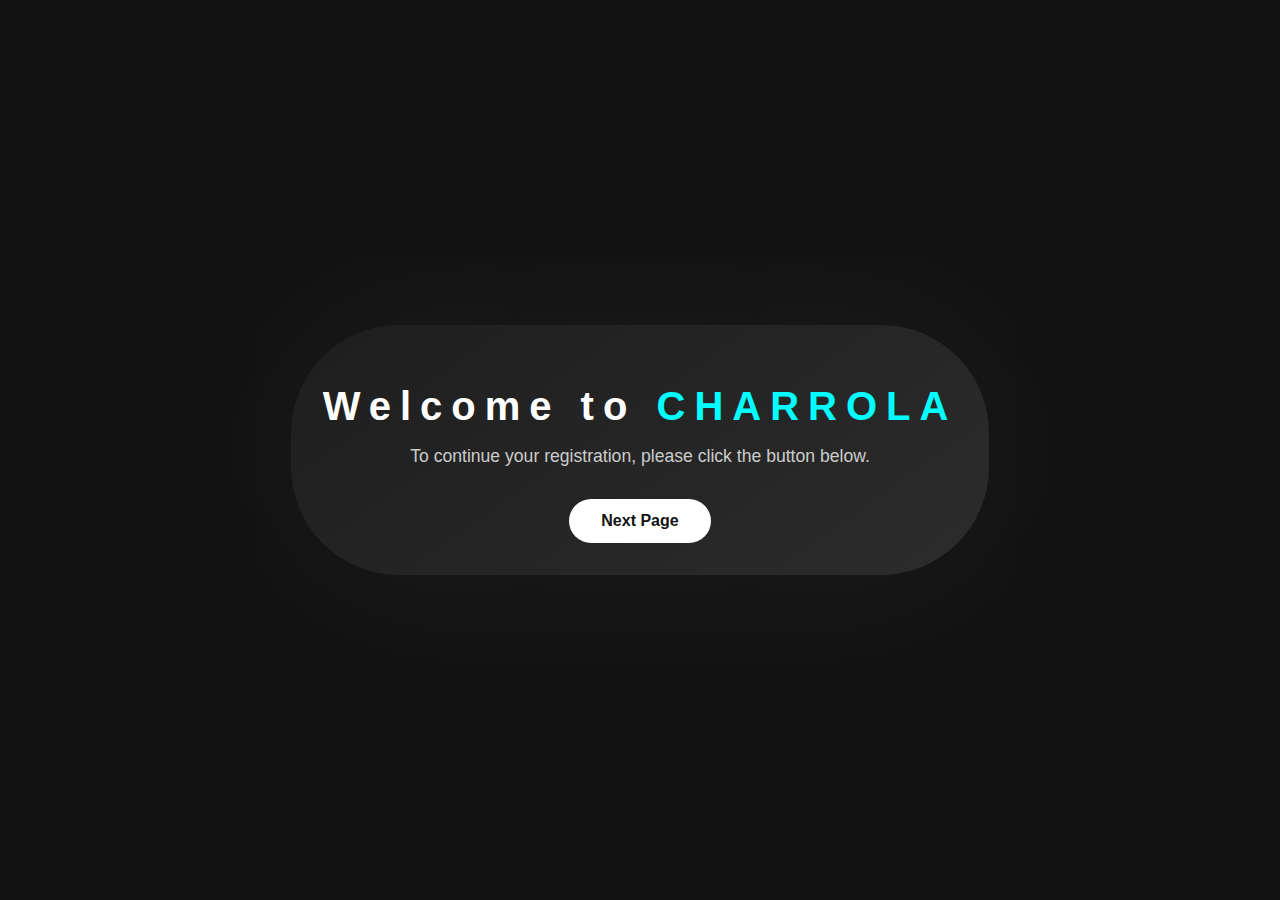
<file: index.html>
<!DOCTYPE html>
<html lang="en">
<head>
  <meta charset="UTF-8" />
  <meta name="viewport" content="width=device-width, initial-scale=1.0" />
  <title>Welcome to CHARROLA</title>
  <link rel="stylesheet" href="Frist.css" />
</head>
<body>
  <div class="container">
    <h1>Welcome to <span class="highlight">CHARROLA</span></h1>
    <p>To continue your registration, please click the button below.</p>
    <a href="registration.html"><button class="btn">Next Page</button></a>
  </div>
</body>
</html>
</file>
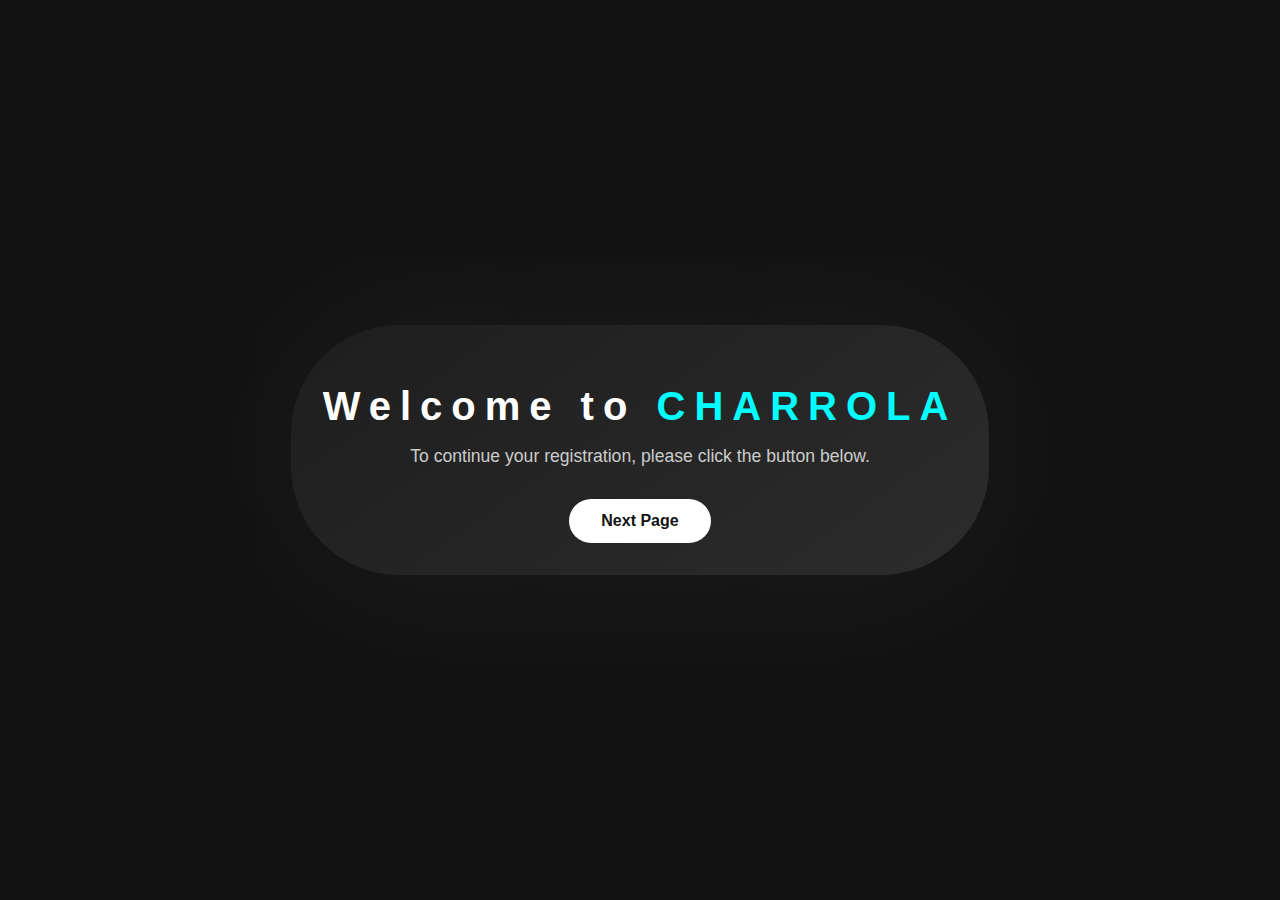
<file: Frist_Website.html>
<!DOCTYPE html>
<html lang="en">
<head>
  <meta charset="UTF-8" />
  <meta name="viewport" content="width=device-width, initial-scale=1.0" />
  <title>Welcome to CHARROLA</title>
  <link rel="stylesheet" href="Frist.css" />
</head>
<body>
  <div class="container">
    <h1>Welcome to <span class="highlight">CHARROLA</span></h1>
    <p>To continue your registration, please click the button below.</p>
    <a href="index.html"><button class="btn">Next Page</button></a>
  </div>
</body>
</html>
</file>
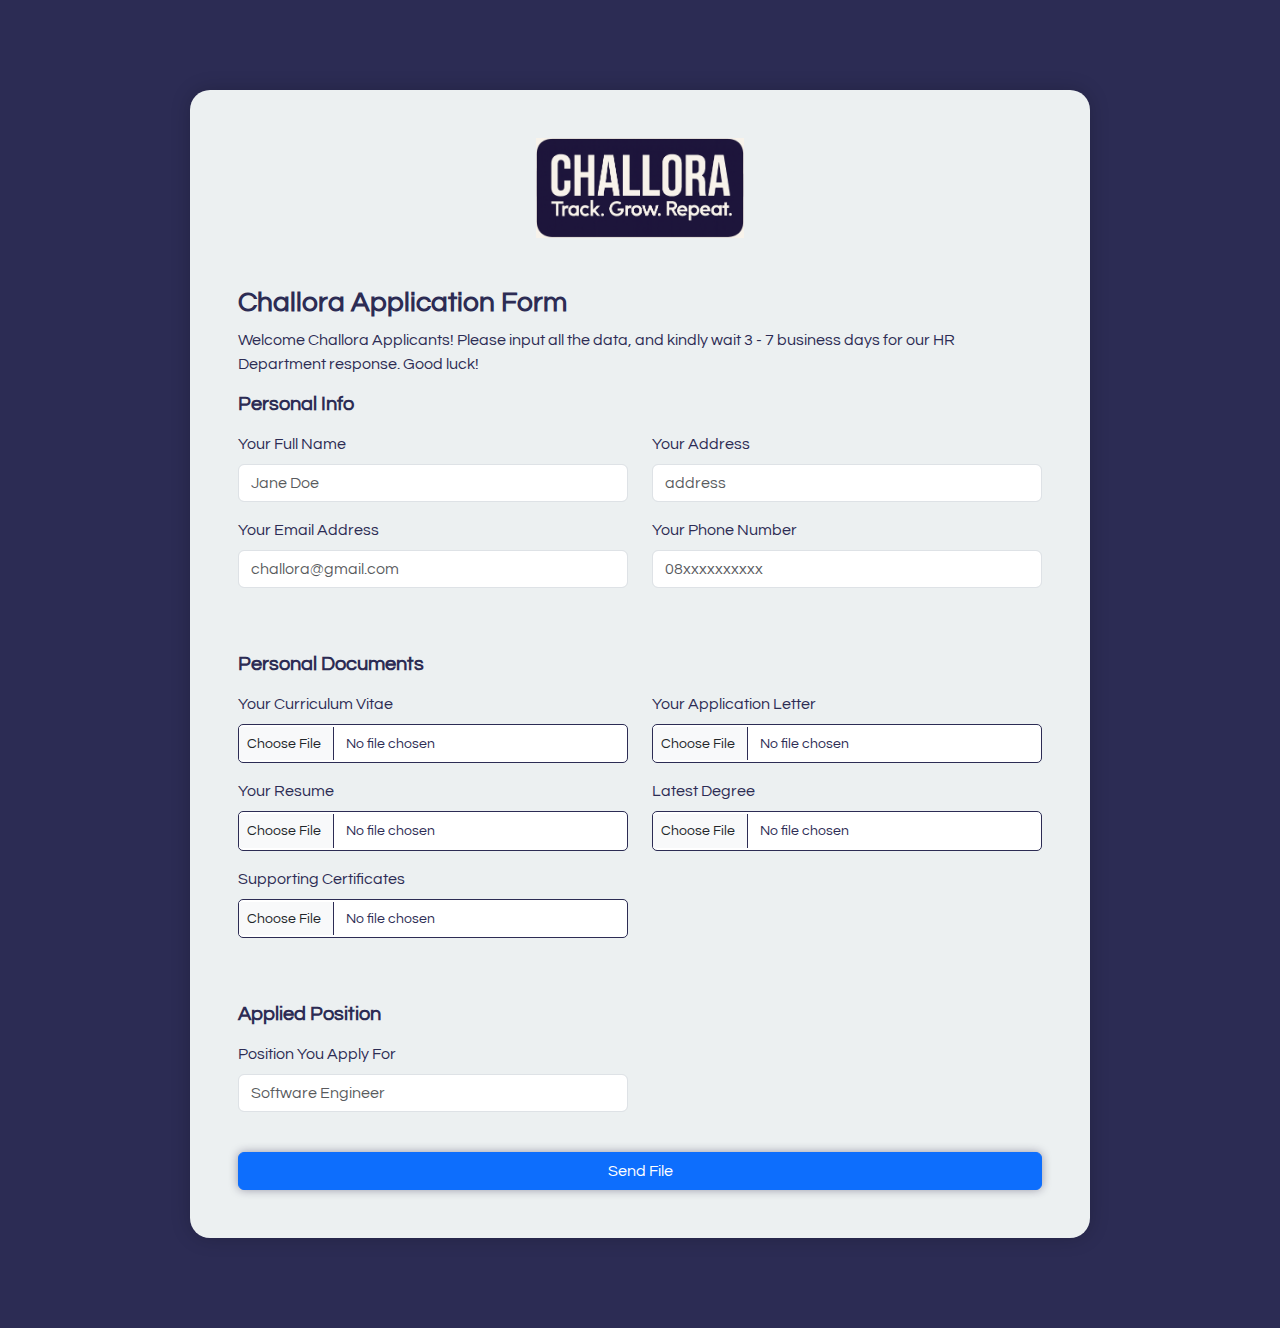
<file: registration.html>
<!DOCTYPE html>
<html lang="id">
<head>
  <meta charset="UTF-8">
  <meta name="viewport" content="width=device-width, initial-scale=1.0">
  <title>Challora Applicants Forms</title>
  <!-- Style.css -->
  <link rel="stylesheet" href="registration.css">

  <!-- Bootstrap -->
  <link href="https://cdn.jsdelivr.net/npm/bootstrap@5.3.8/dist/css/bootstrap.min.css" rel="stylesheet">

  <!-- Icon -->
  <link rel="icon" href="Logo CHALLORA.png" type="image/png">

  <!-- Google Font -->
  <link href="https://fonts.googleapis.com/css2?family=Questrial&display=swap" rel="stylesheet">
</head>
<body class="questrial">
  <div class="application-container container p-5">
    <div class="img-header-container mb-5">
      <img class="header-logo-img" src="Logo CHALLORA .png" alt="Challora Logo">
    </div>
    <div class="h3 fw-semibold">Challora Application Form</div>
    <p>Welcome Challora Applicants! Please input all the  data, and kindly wait 3 - 7 business days for our HR Department response. Good luck!</p>

    <!-- Mulai Form -->
    <form action="upload.php" method="POST" enctype="multipart/form-data">
      <!-- Personal Info -->
      <div class="h5 pb-2 fw-semibold">Personal Info</div>
      <div class="row">
        <div class="mb-3 col-6">
          <label for="formName" class="form-label">Your Full Name</label>
          <input class="form-control" type="text" id="formName" name="fullname" placeholder="Jane Doe" required>
        </div>
        <div class="mb-3 col">
          <label for="formAddress" class="form-label">Your Address</label>
          <input class="form-control" type="text" id="formAddress" name="address" placeholder="address" required>
        </div>
      </div>
      <div class="row">
        <div class="mb-3 col-6">
          <label for="formEmail" class="form-label">Your Email Address</label>
          <input class="form-control" type="email" id="formEmail" name="email" placeholder="challora@gmail.com" required>
        </div>
        <div class="mb-3 col">
          <label for="formPhone" class="form-label">Your Phone Number</label>
          <input class="form-control" type="tel" id="formPhone" name="phone" placeholder="08xxxxxxxxxx" required>
        </div>
      </div>

      <!-- Personal Documents -->
      <div class="h5 pt-5 pb-2 fw-semibold">Personal Documents</div>
      <div class="row">
        <div class="mb-3 col-6">
          <label for="formFileCv" class="form-label">Your Curriculum Vitae</label>
          <input class="form-control" type="file" id="formFileCv" name="cv" required>
        </div>
        <div class="mb-3 col">
          <label for="formFileApplicationLetter" class="form-label">Your Application Letter</label>
          <input class="form-control" type="file" id="formFileApplicationLetter" name="application_letter" required>
        </div>
      </div>
      <div class="row">
        <div class="mb-3 col-6">
          <label for="formFileResume" class="form-label">Your Resume</label>
          <input class="form-control" type="file" id="formFileResume" name="resume" required>
        </div>
        <div class="mb-3 col">
          <label for="formFileDegree" class="form-label">Latest Degree</label>
          <input class="form-control" type="file" id="formFileDegree" name="degree" required>
        </div>
      </div>
      <div class="row">
        <div class="mb-3 col-6">
          <label for="formFileCertificates" class="form-label">Supporting Certificates</label>
          <input class="form-control" type="file" id="formFileCertificates" name="certificates" >
        </div>
      </div>

      <!-- Applied Position -->
      <div class="h5 pt-5 pb-2 fw-semibold">Applied Position</div>
      <div class="row">
        <div class="mb-3 col-6">
          <label for="formPosition" class="form-label">Position You Apply For</label>
          <input class="form-control" type="text" id="formPosition" name="position" placeholder="Software Engineer" required>
        </div>
      </div>

      <!-- Submit -->
      <div class="mt-4">
        <button type="submit" class="btn btn-primary">Send File</button>
      </div>
    </form>
    <!-- Akhir Form -->
  </div>

  <script src="https://cdn.jsdelivr.net/npm/bootstrap@5.3.8/dist/js/bootstrap.bundle.min.js"></script>
</body>
</html>
</file>
<file: Frist.css>
body {
  margin: 0;
  padding: 0;
  background-color: #121212;
  font-family: 'Segoe UI', sans-serif;
  color: #ffffff;
  display: flex;
  flex-direction: column;
  justify-content: center;
  align-items: center;
  height: 100vh;
}

.container {
  text-align: center;
  padding: 2rem;
  border-radius: 12vh;
  background: linear-gradient(145deg, #1e1e1e, #2c2c2c);
  box-shadow: 0 0 20vh rgba(255, 255, 255, 0.05);
}

h1 {
  font-size: 2.5rem;
  margin-bottom: 1rem;
  letter-spacing: 1vh;
}

.highlight {
  color: #00ffff;
}

p {
  font-size: 1.1rem;
  margin-bottom: 2rem;
  color: #cccccc;
}

.btn {
  padding: 0.8rem 2rem;
  font-size: 1rem;
  font-weight: bold;
  color: #121212;
  background-color: #ffffff;
  border: none;
  border-radius: 8vh;
  cursor: pointer;
  transition: background-color 0.3s ease;
}

.btn:hover {
  background-color: #dddddd;
}
</file>
<file: registration.css>
/* VARIABLE AREA */
:root {
  --dark-primary: #2C2C54;
  --light-primary: #ecf0f1;
  --accent: #8E2DE2;
  --accent-secondary: #FF6EC4;
}


/* FONT AREA */
.montserrat {
  font-family: "Montserrat", sans-serif;
  font-optical-sizing: auto;
  font-weight: 500;
  font-style: normal;
}

.questrial {
  font-family: "Questrial", sans-serif;
  font-weight: 300;
  font-style: normal;
  background-color: var(--dark-primary);
  color: var(--light-primary);
}

/* STYLE AREA */
* {
  /* border: 1px solid red !important; */
  color: var(--dark-primary);
}

body {
  margin: 0;
  font-family: 'Segoe UI', sans-serif;
  background-color: var(--dark-primary);
  display: flex;
  justify-content: center;
  align-items: flex-start;
  min-height: 100vh;
  padding: 40px;
  color: var(--light-primary);
}

.application-container {
  background-color: var(--light-primary);
  max-width: 100vh !important;
  margin-top: 50px;
  margin-bottom: 50px;
  border-radius: 20px;
  padding: 30px;
  box-shadow: 0 0 20px rgba(0,0,0,0.2);
}

/* Header logo */
.img-header-container {
  display: flex;
  width: 100%;
  justify-content: center;
}

.header-logo-img {
  height: 100px;
}

/* Buttons */
button {
  width: 100%;
  padding: 12px 0;
  font-size: 1rem;
  background-color: var(--dark-primary);
  color: var(--light-primary);
  border: none;
  border-radius: 5px;
  cursor: pointer;
  transition: background-color 0.3s ease;
   box-shadow: 0 0 10px rgba(30, 23, 59, 0.4);

}

button:hover {
  background-color: #2a1f5c; /* versi lebih terang dari dark-primary */
}

/* File input */
input[type="file"] {
  width: 100%;
  padding: 8px;
  font-size: 0.9rem;
  border: 1px solid var(--dark-primary);
  border-radius: 5px;
  background-color: #fff;
  color: var(--dark-primary);
}
</file>
